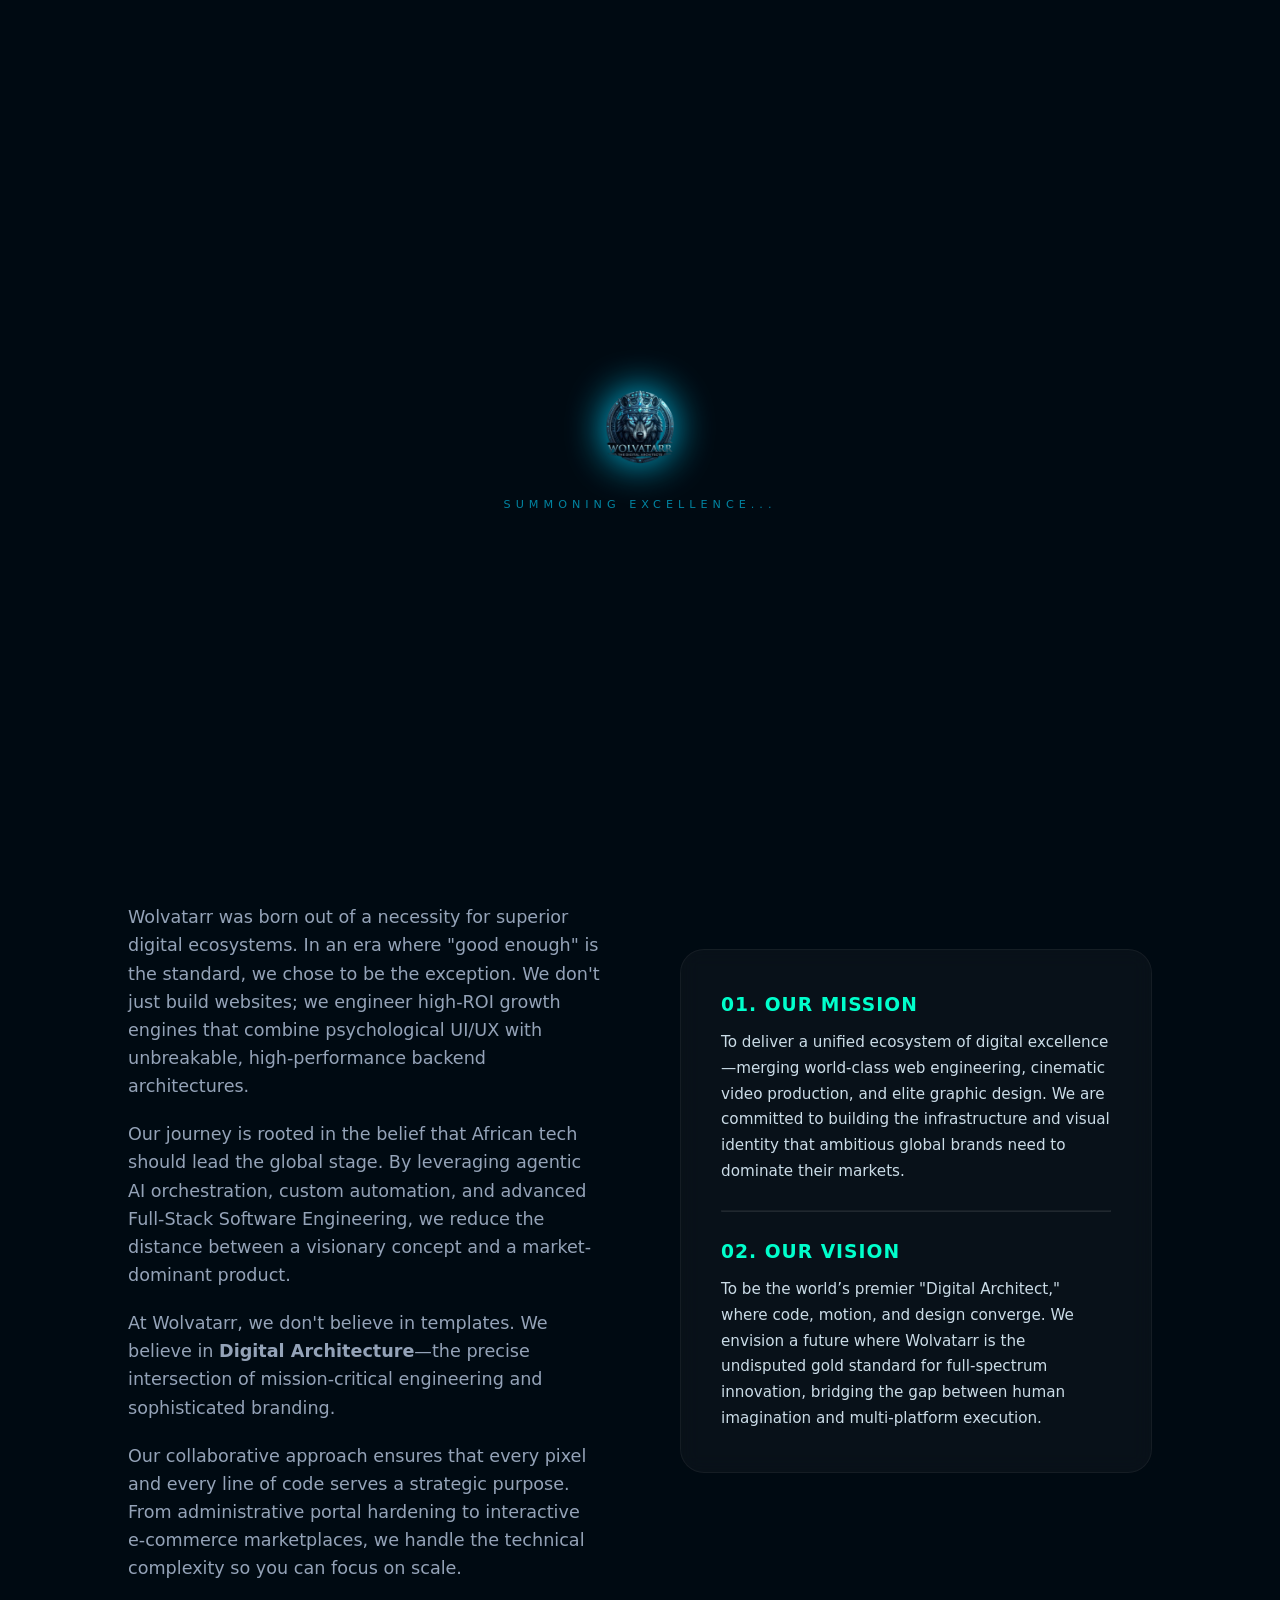
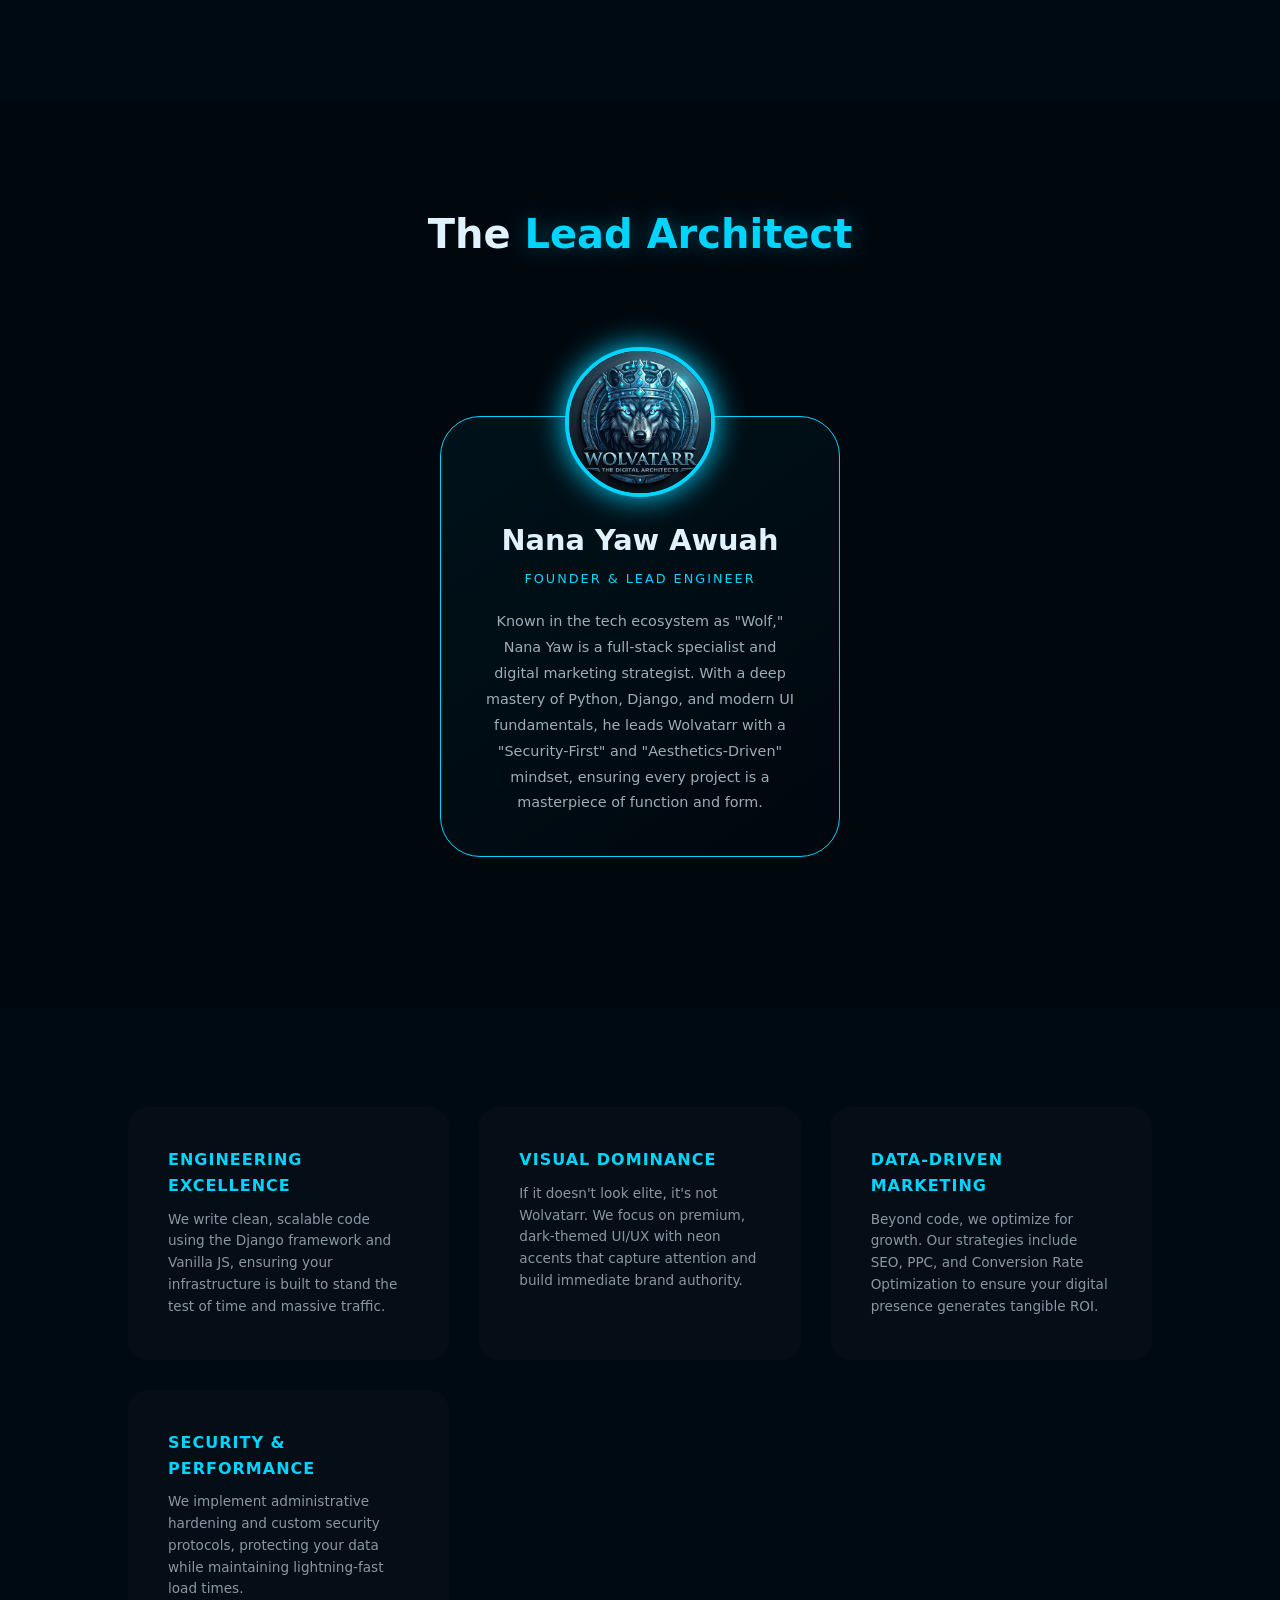
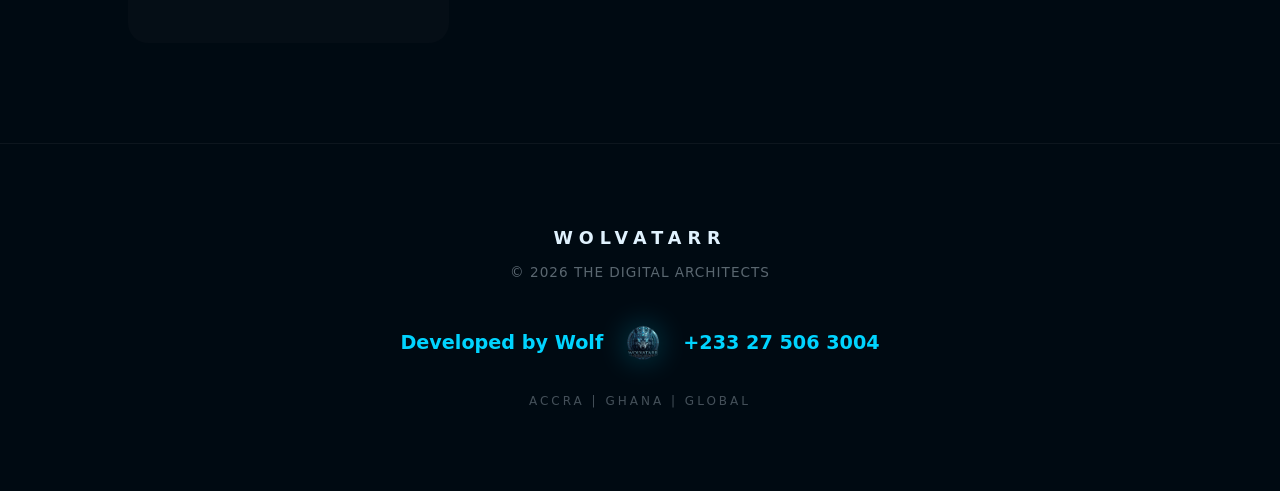
<file: aboutus.html>
<!DOCTYPE html>
<html lang="en">
<head>
    <meta charset="UTF-8">
    <meta name="viewport" content="width=device-width, initial-scale=1.0">
    <title>About Us | Wolvatarr Digital Architects</title>
    <link rel="icon" type="image/png" href="images/Wolf.png">
    <style>
        :root {
            --sea-deep: #000a12;
            --sea-mid: #003355;
            --sea-bright: #00d4ff;
            --glass: rgba(255, 255, 255, 0.03);
            --text: #e0f2fe;
            --accent: #00ffcc;
        }

        * {
            margin: 0;
            padding: 0;
            box-sizing: border-box;
            font-family: 'Inter', system-ui, sans-serif;
            cursor: default;
            scroll-behavior: smooth;
        }

        /* Updated: Added .howl-trigger to pointer cursors */
        a, button, .interactive-card, .howl-trigger { cursor: pointer; }

        body {
            background-color: var(--sea-deep);
            color: var(--text);
            line-height: 1.6;
            overflow-x: hidden;
            position: relative;
        }

        /* --- PRELOADER --- */
        #loader {
            position: fixed;
            top: 0; left: 0; width: 100%; height: 100%;
            background: var(--sea-deep);
            display: flex;
            flex-direction: column;
            justify-content: center;
            align-items: center;
            z-index: 10000;
            transition: opacity 0.8s ease, visibility 0.8s;
        }

        .loader-content img {
            width: 150px;
            filter: drop-shadow(0 0 20px var(--sea-bright));
            animation: howl-pulse 2s infinite ease-in-out;
        }

        @keyframes howl-pulse {
            0%, 100% { transform: scale(1) rotate(0deg); opacity: 0.8; }
            50% { transform: scale(1.1) rotate(-5deg); opacity: 1; filter: drop-shadow(0 0 40px var(--sea-bright)); }
        }

        .loader-text {
            margin-top: 20px;
            letter-spacing: 5px;
            font-size: 0.7rem;
            text-transform: uppercase;
            color: var(--sea-bright);
            opacity: 0.6;
        }

        /* --- HOWL COMMAND CENTER STYLES --- */
        .howl-trigger {
            position: fixed;
            bottom: 100px;
            right: 30px;
            z-index: 9999;
            background: var(--glass);
            border: 1px solid var(--sea-bright);
            padding: 15px 25px;
            border-radius: 12px;
            backdrop-filter: blur(20px);
            display: flex;
            align-items: center;
            gap: 15px;
            transition: all 0.3s ease;
            box-shadow: 0 0 20px rgba(0, 212, 255, 0.1);
        }

        .howl-trigger:hover {
            background: rgba(0, 212, 255, 0.1);
            transform: scale(1.05);
            box-shadow: 0 0 30px rgba(0, 212, 255, 0.3);
        }

        .howl-pulse-icon {
            width: 12px;
            height: 12px;
            background: var(--accent);
            border-radius: 50%;
            box-shadow: 0 0 10px var(--accent);
        }

        .howl-label {
            font-size: 0.7rem;
            font-weight: 900;
            text-transform: uppercase;
            letter-spacing: 2px;
            color: var(--text);
        }

        /* Consistent Background Branding */
        body::before {
            content: "";
            position: fixed;
            top: 0; left: 0; width: 100%; height: 100%;
            background: url('images/Wolf2.png') center/cover no-repeat;
            opacity: 0.05;
            z-index: -1;
        }

        /* Mouse Glow Effect */
        #bg-glow {
            position: fixed;
            top: 0;
            left: 0;
            width: 100%;
            height: 100%;
            background: radial-gradient(circle 400px at var(--mouse-x, 50%) var(--mouse-y, 50%), rgba(0, 212, 255, 0.08), transparent 80%);
            z-index: -1;
            pointer-events: none;
        }

        nav {
            display: flex;
            justify-content: space-between;
            align-items: center;
            padding: 1rem 8%;
            position: fixed;
            width: 100%;
            backdrop-filter: blur(20px);
            border-bottom: 1px solid rgba(255, 255, 255, 0.05);
            z-index: 1000;
        }

        .logo-img { height: 60px; transition: 0.3s; }
        .nav-links a {
            color: var(--text);
            text-decoration: none;
            margin-left: 25px;
            font-size: 0.8rem;
            text-transform: uppercase;
            letter-spacing: 1px;
            opacity: 0.7;
            transition: 0.3s;
        }
        .nav-links a:hover { opacity: 1; color: var(--sea-bright); }

        /* About Hero */
        .about-hero {
            padding: 200px 10% 100px;
            text-align: center;
        }

        .about-hero h1 {
            font-size: clamp(3rem, 10vw, 6rem);
            font-weight: 900;
            letter-spacing: -2px;
            margin-bottom: 20px;
        }

        .highlight { color: var(--sea-bright); text-shadow: 0 0 20px rgba(0, 212, 255, 0.3); }

        /* Narrative Section */
        .narrative {
            display: grid;
            grid-template-columns: 1fr 1fr;
            gap: 80px;
            padding: 100px 10%;
            align-items: center;
        }

        .narrative-text h2 {
            font-size: 2.5rem;
            margin-bottom: 20px;
            color: var(--sea-bright);
        }

        .narrative-text p {
            font-size: 1.1rem;
            color: #94a3b8;
            margin-bottom: 20px;
        }

        .vision-box {
            background: var(--glass);
            padding: 40px;
            border-radius: 24px;
            border: 1px solid rgba(255, 255, 255, 0.05);
            backdrop-filter: blur(10px);
        }

        /* Team / Founder Section */
        .founder-section {
            padding: 100px 10%;
            text-align: center;
            background: rgba(0, 0, 0, 0.2);
        }

        .founder-card {
            max-width: 400px;
            margin: 150px auto 50px;
            padding: 40px;
            background: linear-gradient(145deg, rgba(0, 212, 255, 0.05), transparent);
            border-radius: 40px;
            border: 1px solid var(--sea-bright);
            position: relative;
        }

        /* --- UPDATED FOUNDER IMAGE --- */
        .founder-img {
            width: 150px;
            height: 150px;
            margin: -110px auto 20px;
            perspective: 1000px;
            cursor: pointer;
        }

        .flip-inner {
            position: relative;
            width: 100%;
            height: 100%;
            transition: transform 0.8s cubic-bezier(0.4, 0, 0.2, 1);
            transform-style: preserve-3d;
        }

        .founder-img:hover .flip-inner {
            transform: rotateY(180deg);
        }

        .flip-front, .flip-back {
            position: absolute;
            width: 100%;
            height: 100%;
            backface-visibility: hidden;
            border-radius: 50%;
            border: 4px solid var(--sea-bright); 
            box-shadow: 0 0 30px var(--sea-bright);
            overflow: hidden;
            background: var(--sea-deep);
        }

        .flip-back {
            transform: rotateY(180deg);
        }

        .flip-front img, .flip-back img { 
            width: 100%; 
            height: 100%; 
            object-fit: cover; 
        }

        /* Values Grid */
        .values-grid {
            display: grid;
            grid-template-columns: repeat(auto-fit, minmax(280px, 1fr));
            gap: 30px;
            padding: 100px 10%;
        }

        .value-card {
            padding: 40px;
            background: rgba(255, 255, 255, 0.02);
            border-radius: 20px;
            border-bottom: 3px solid transparent;
            transition: 0.3s;
        }

        .value-card:hover {
            background: rgba(255, 255, 255, 0.05);
            border-bottom-color: var(--accent);
            transform: translateY(-10px);
        }

        footer {
            padding: 80px 10%;
            text-align: center;
            border-top: 1px solid rgba(255, 255, 255, 0.05);
        }

        /* Back to Top Button */
        #backToTop {
            position: fixed;
            bottom: 30px;
            right: 30px;
            width: 50px;
            height: 50px;
            background: var(--glass);
            border: 1px solid rgba(255, 255, 255, 0.1);
            backdrop-filter: blur(15px);
            color: var(--sea-bright);
            border-radius: 50%;
            display: flex;
            align-items: center;
            justify-content: center;
            font-size: 1.5rem;
            text-decoration: none;
            opacity: 0;
            visibility: hidden;
            transition: all 0.4s ease;
            z-index: 9999;
            box-shadow: 0 10px 30px rgba(0, 0, 0, 0.5);
            cursor: pointer;
        }

        #backToTop.show {
            opacity: 1;
            visibility: visible;
        }

        #backToTop:hover {
            background: var(--sea-bright);
            color: var(--sea-deep);
            transform: translateY(-5px);
            box-shadow: 0 0 20px var(--sea-bright);
        }

        /* Electric Surge Animation */
        .electric-surge {
            animation: surge 0.5s ease-out forwards;
        }

        @keyframes surge {
            0% { box-shadow: 0 0 0 0 rgba(0, 212, 255, 0.8); }
            50% { box-shadow: 0 0 50px 25px rgba(0, 212, 255, 0.5); transform: scale(1.3); }
            100% { box-shadow: 0 0 0 0 rgba(0, 212, 255, 0); transform: scale(1); }
        }

        @media (max-width: 900px) {
            .narrative { grid-template-columns: 1fr; text-align: center; }
        }
    </style>
</head>
<body>

    <div id="loader">
        <div class="loader-content">
            <img src="images/Wolf2.png" alt="Wolf Icon">
        </div>
        <div class="loader-text">Summoning Excellence...</div>
    </div>

    <div class="howl-trigger" onclick="wolfHowl()">
        <div class="howl-pulse-icon"></div>
        <span class="howl-label">Wolf Command: Howl</span>
    </div>

    <div id="bg-glow"></div>

    <nav>
        <a href="index.html" style="display: flex; align-items: center; text-decoration: none; gap: 10px;">
            <img src="images/Wolf2.png" alt="W" class="logo-img">
            <span style="font-weight: 900; letter-spacing: 4px; color: var(--text); font-size: 1.2rem;">WOLVATARR</span>
        </a>
        <div class="nav-links">
            <a href="index.html">Home</a>
            <a href="aboutus.html" style="opacity: 1; color: var(--sea-bright);">About Us</a>
            <a href="services.html">Services</a>
            <a href="portfolio.html">Portfolio</a>
            <a href="contact.html">Contact</a>
        </div>
    </nav>

    <header class="about-hero">
        <h1>We Build <span class="highlight">The Future.</span></h1>
        <p style="max-width: 700px; margin: 0 auto; color: #94a3b8; font-size: 1.2rem;">
            Wolvatarr is a multidisciplinary design and engineering powerhouse based in Accra, dedicated to transforming bold ideas into digital reality through elite software craftsmanship.
        </p>
    </header>

    <section class="narrative">
        <div class="narrative-text">
            <h2>The Wolvatarr Story</h2>
            <p>Wolvatarr was born out of a necessity for superior digital ecosystems. In an era where "good enough" is the standard, we chose to be the exception. We don't just build websites; we engineer high-ROI growth engines that combine psychological UI/UX with unbreakable, high-performance backend architectures.</p>
            <p>Our journey is rooted in the belief that African tech should lead the global stage. By leveraging agentic AI orchestration, custom automation, and advanced Full-Stack Software Engineering, we reduce the distance between a visionary concept and a market-dominant product.</p>
            <p>At Wolvatarr, we don't believe in templates. We believe in <strong>Digital Architecture</strong>—the precise intersection of mission-critical engineering and sophisticated branding.</p>
            <p>Our collaborative approach ensures that every pixel and every line of code serves a strategic purpose. From administrative portal hardening to interactive e-commerce marketplaces, we handle the technical complexity so you can focus on scale.</p>
        </div>
        <div class="vision-box">
            <h3 style="color: var(--accent); margin-bottom: 10px; letter-spacing: 1px;">01. OUR MISSION</h3>
            <p style="font-size: 0.95rem; opacity: 0.9; margin-bottom: 20px; line-height: 1.7;">
                To deliver a unified ecosystem of digital excellence—merging world-class web engineering, cinematic video production, and elite graphic design. We are committed to building the infrastructure and visual identity that ambitious global brands need to dominate their markets.
            </p>
            <hr style="margin: 25px 0; opacity: 0.1;">
            <h3 style="color: var(--accent); margin-bottom: 10px; letter-spacing: 1px;">02. OUR VISION</h3>
            <p style="font-size: 0.95rem; opacity: 0.9; line-height: 1.7;">
                To be the world’s premier "Digital Architect," where code, motion, and design converge. We envision a future where Wolvatarr is the undisputed gold standard for full-spectrum innovation, bridging the gap between human imagination and multi-platform execution.
            </p>
        </div>
    </section>

    <section class="founder-section">
        <h2 style="font-size: 2.5rem; margin-bottom: 80px;">The <span class="highlight">Lead Architect</span></h2>
        <div class="founder-card">
            <div class="founder-img">
                <div class="flip-inner">
                    <div class="flip-front">
                        <img src="images/Wolf.png" alt="Wolf Logo">
                    </div>
                    <div class="flip-back">
                        <img src="images/ceo.jpg" alt="CEO Portrait">
                    </div>
                </div>
            </div>
            <h3 style="font-size: 1.8rem; margin-bottom: 5px;">Nana Yaw Awuah</h3>
            <p style="color: var(--sea-bright); text-transform: uppercase; letter-spacing: 2px; font-size: 0.8rem; margin-bottom: 20px;">Founder & Lead Engineer</p>
            <p style="font-size: 0.9rem; opacity: 0.7; line-height: 1.8;">
                Known in the tech ecosystem as "Wolf," Nana Yaw is a full-stack specialist and digital marketing strategist. With a deep mastery of Python, Django, and modern UI fundamentals, he leads Wolvatarr with a "Security-First" and "Aesthetics-Driven" mindset, ensuring every project is a masterpiece of function and form.
            </p>
        </div>
    </section>

    <section class="values-grid">
        <div class="value-card">
            <h4 style="color: var(--sea-bright); margin-bottom: 10px; text-transform: uppercase; letter-spacing: 1px;">Engineering Excellence</h4>
            <p style="font-size: 0.85rem; opacity: 0.6;">We write clean, scalable code using the Django framework and Vanilla JS, ensuring your infrastructure is built to stand the test of time and massive traffic.</p>
        </div>
        <div class="value-card">
            <h4 style="color: var(--sea-bright); margin-bottom: 10px; text-transform: uppercase; letter-spacing: 1px;">Visual Dominance</h4>
            <p style="font-size: 0.85rem; opacity: 0.6;">If it doesn't look elite, it's not Wolvatarr. We focus on premium, dark-themed UI/UX with neon accents that capture attention and build immediate brand authority.</p>
        </div>
        <div class="value-card">
            <h4 style="color: var(--sea-bright); margin-bottom: 10px; text-transform: uppercase; letter-spacing: 1px;">Data-Driven Marketing</h4>
            <p style="font-size: 0.85rem; opacity: 0.6;">Beyond code, we optimize for growth. Our strategies include SEO, PPC, and Conversion Rate Optimization to ensure your digital presence generates tangible ROI.</p>
        </div>
        <div class="value-card">
            <h4 style="color: var(--sea-bright); margin-bottom: 10px; text-transform: uppercase; letter-spacing: 1px;">Security & Performance</h4>
            <p style="font-size: 0.85rem; opacity: 0.6;">We implement administrative hardening and custom security protocols, protecting your data while maintaining lightning-fast load times.</p>
        </div>
    </section>

    <footer>
        <p style="font-weight: 900; letter-spacing: 6px; margin-bottom: 10px; color: var(--text); font-size: 1.1rem;">WOLVATARR</p>
        <p style="opacity: 0.4; font-size: 0.85rem; letter-spacing: 1px;">&copy; 2026 THE DIGITAL ARCHITECTS</p>
        <p style="margin-top: 40px; font-size: 1.2rem; font-weight: 700; color: var(--sea-bright); display: flex; align-items: center; justify-content: center; gap: 0;">
            Developed by Wolf<img src="images/Wolf2.png" alt="Wolf Icon" style="width: 70px; height: auto; filter: drop-shadow(0 0 15px rgba(0, 212, 255, 0.3)); margin: 0 5px;"> +233 27 506 3004
        </p>
        <p style="font-size: 0.75rem; margin-top: 30px; opacity: 0.3; letter-spacing: 3px; text-transform: uppercase;">
            Accra | Ghana | Global
        </p>
    </footer>

    <a href="#" id="backToTop" onclick="initiateBeam(event)" title="Back to Top">↑</a>

    <script>
        // 3-Second Loader Logic
        window.addEventListener('load', () => {
            setTimeout(() => {
                const loader = document.getElementById('loader');
                loader.style.opacity = '0';
                setTimeout(() => {
                    loader.style.visibility = 'hidden';
                }, 800);
            }, 3000); 
        });

        // WOLF HOWL FUNCTION (Audio only)
        function wolfHowl() {
            const audio = new Audio('audio/wolf sound.mp3'); 
            audio.play().catch(e => {
                console.warn("Audio playback was blocked. Interaction required.");
            });
        }

        const backToTop = document.getElementById("backToTop");

        // Scroll Logic for Back to Top
        window.onscroll = function() {
            if (document.body.scrollTop > 300 || document.documentElement.scrollTop > 300) {
                backToTop.classList.add("show");
            } else {
                backToTop.classList.remove("show");
            }
        };

        function initiateBeam(e) {
            e.preventDefault();
            backToTop.classList.add('electric-surge');
            window.scrollTo({ top: 0, behavior: 'smooth' });
            setTimeout(() => {
                backToTop.classList.remove('electric-surge');
            }, 600);
        }

        // Mouse Glow Tracking Logic
        document.addEventListener('mousemove', (e) => {
            const x = (e.clientX / window.innerWidth) * 100;
            const y = (e.clientY / window.innerHeight) * 100;
            document.documentElement.style.setProperty('--mouse-x', x + '%');
            document.documentElement.style.setProperty('--mouse-y', y + '%');
        });
    </script>
<script src="assets/js/wolf-effects.js"></script>
</body>
</html>
</file>
